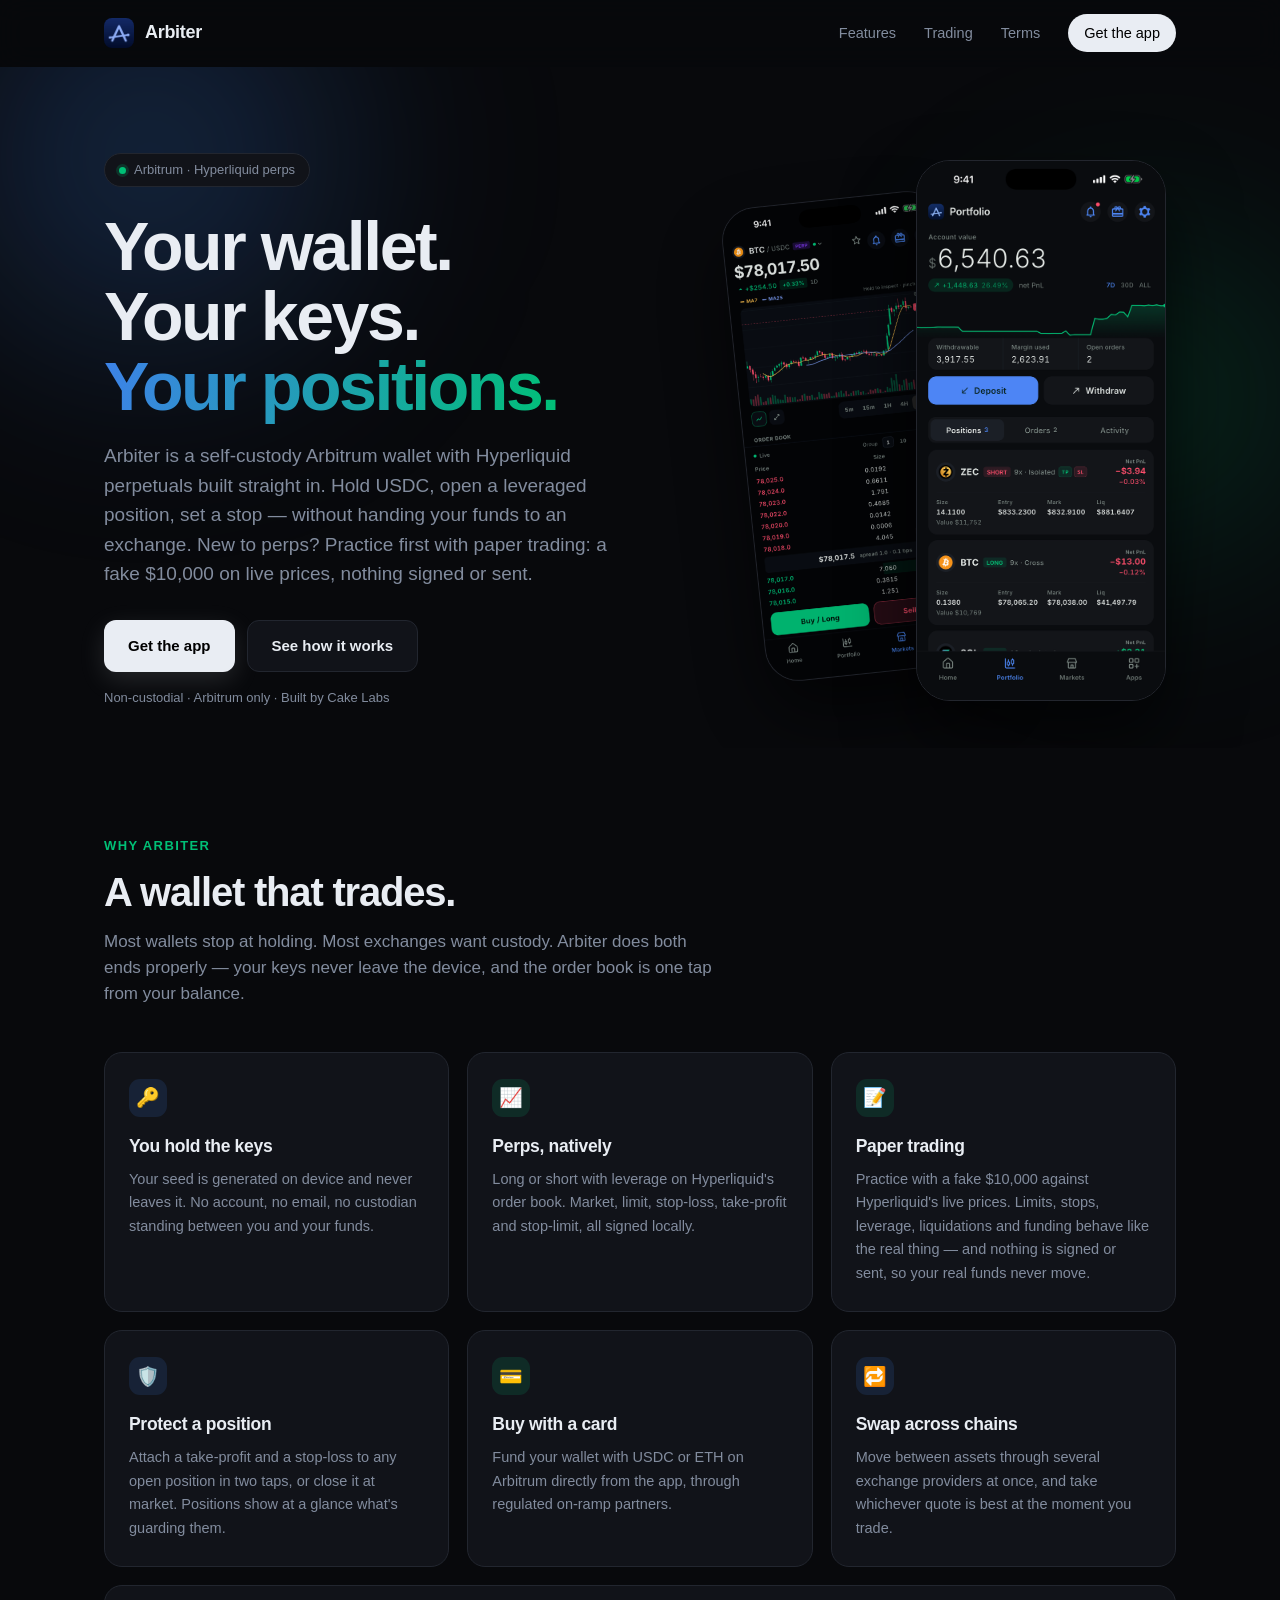
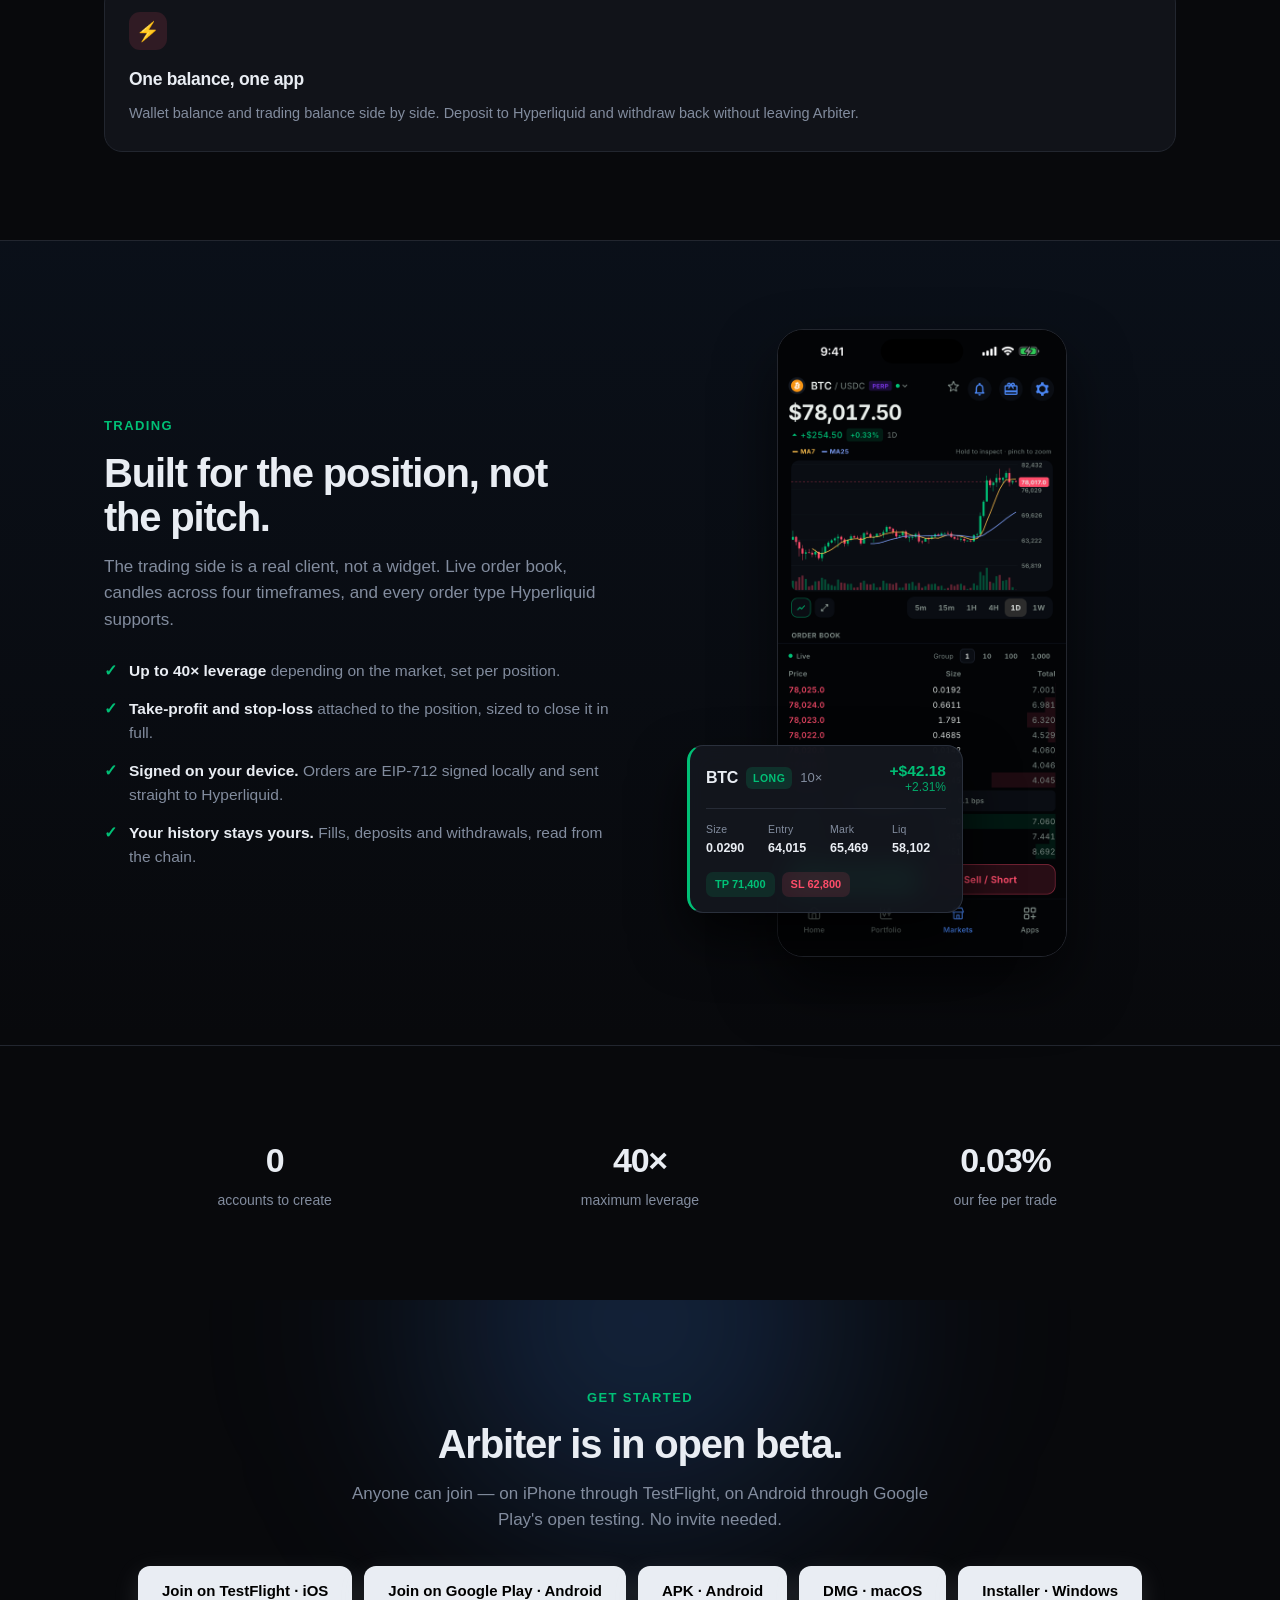
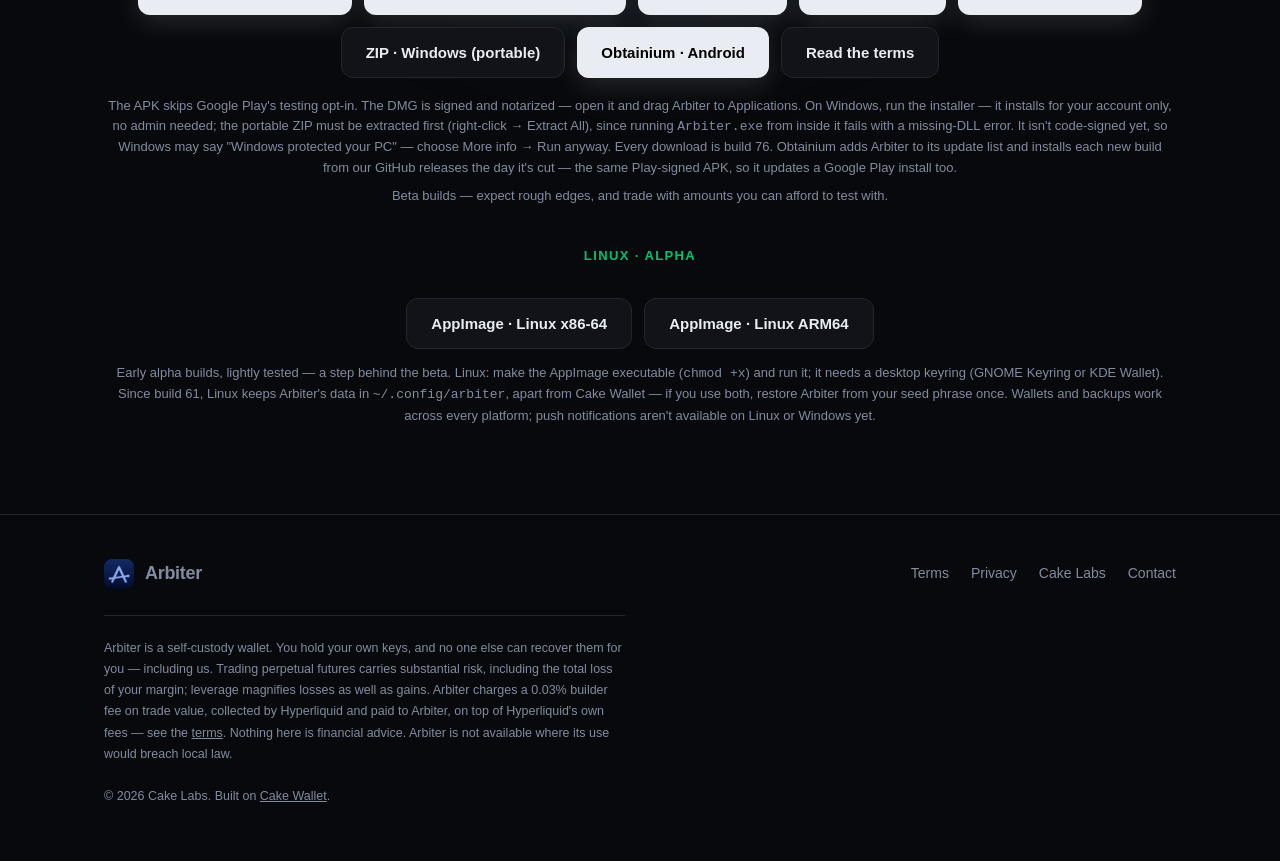
<file: index.html>
<!doctype html>
<html lang="en">
<head>
<meta charset="utf-8">
<meta name="viewport" content="width=device-width, initial-scale=1">
<title>Arbiter — Arbitrum wallet with perps built in</title>
<meta name="description" content="A self-custody Arbitrum wallet with Hyperliquid perpetuals built in. Hold your own keys, trade with leverage, practice with paper trading on live prices, buy with a card — one app.">
<link rel="icon" href="assets/favicon.png">
<meta property="og:title" content="Arbiter — Arbitrum wallet with perps built in">
<meta property="og:description" content="A self-custody Arbitrum wallet with Hyperliquid perpetuals built in. Your keys, your positions — and paper trading to practice on live prices.">
<meta property="og:image" content="https://arbiter.xyz/assets/og.png">
<meta property="og:url" content="https://arbiter.xyz/">
<meta property="og:type" content="website">
<meta name="twitter:card" content="summary_large_image">
<meta name="theme-color" content="#08090C">
<style>
  :root{
    --bg:#08090C; --surface:#111319; --surface-2:#171A22; --line:#22262F;
    --text:#E9EDF3; --muted:#828C9E;
    --blue:#3D82E8; --blue-deep:#1D4C8C; --navy:#06203F;
    --green:#00C076; --red:#FF4D6A;
    --max:1120px;
  }
  *{margin:0;padding:0;box-sizing:border-box}
  html{scroll-behavior:smooth}
  body{
    background:var(--bg); color:var(--text); -webkit-font-smoothing:antialiased;
    font-family:-apple-system,BlinkMacSystemFont,"SF Pro Display","Segoe UI",Inter,Roboto,sans-serif;
    line-height:1.55; overflow-x:hidden;
  }
  a{color:inherit;text-decoration:none}
  .wrap{max-width:var(--max);margin:0 auto;padding:0 24px}

  /* ── nav ─────────────────────────────────────────────────────────── */
  nav{position:sticky;top:0;z-index:50;backdrop-filter:blur(14px);
      background:rgba(8,9,12,.72);border-bottom:1px solid transparent;transition:border-color .2s}
  nav.scrolled{border-bottom-color:var(--line)}
  .nav-in{display:flex;align-items:center;gap:12px;height:66px}
  .brand{display:flex;align-items:center;gap:11px;font-weight:700;letter-spacing:-.3px;font-size:18px}
  .brand img{width:30px;height:30px;border-radius:8px}
  .nav-links{margin-left:auto;display:flex;gap:28px;align-items:center}
  .nav-links a{color:var(--muted);font-size:14.5px;font-weight:500;transition:color .15s}
  .nav-links a:hover{color:var(--text)}
  @media(max-width:640px){.nav-links a:not(.btn-sm){display:none}}
  .btn-sm{background:var(--text);color:#000!important;padding:8px 16px;border-radius:999px;
          font-weight:600;font-size:14px}

  /* ── hero ────────────────────────────────────────────────────────── */
  .hero{position:relative;padding:86px 0 40px;overflow:hidden}
  .glow{position:absolute;inset:0;pointer-events:none;z-index:0}
  .glow::before,.glow::after{content:"";position:absolute;border-radius:50%;filter:blur(90px)}
  .glow::before{width:620px;height:620px;left:-160px;top:-220px;
                background:radial-gradient(circle,rgba(61,130,232,.30),transparent 65%)}
  .glow::after{width:540px;height:540px;right:-140px;top:60px;
               background:radial-gradient(circle,rgba(0,192,118,.20),transparent 65%)}
  .hero-in{position:relative;z-index:1;display:grid;grid-template-columns:1.05fr .95fr;
           gap:52px;align-items:center}
  @media(max-width:900px){.hero-in{grid-template-columns:1fr;gap:44px}}

  .pill{display:inline-flex;align-items:center;gap:8px;border:1px solid var(--line);
        background:var(--surface);border-radius:999px;padding:6px 14px;font-size:13px;
        color:var(--muted);margin-bottom:24px}
  .dot{width:7px;height:7px;border-radius:50%;background:var(--green);
       box-shadow:0 0 0 3px rgba(0,192,118,.18)}
  h1{font-size:clamp(42px,6vw,68px);line-height:1.03;letter-spacing:-2.4px;font-weight:800}
  h1 .grad{background:linear-gradient(100deg,var(--blue),var(--green));
           -webkit-background-clip:text;background-clip:text;color:transparent}
  .sub{color:var(--muted);font-size:clamp(16px,2vw,19px);margin-top:20px;max-width:30em}
  .cta{display:flex;gap:12px;margin-top:32px;flex-wrap:wrap}
  .btn{padding:13px 24px;border-radius:12px;font-weight:650;font-size:15px;
       transition:transform .15s,box-shadow .15s,background .15s;display:inline-flex;
       align-items:center;gap:9px}
  .btn:hover{transform:translateY(-1px)}
  .btn-p{background:var(--text);color:#000;box-shadow:0 8px 26px rgba(233,237,243,.13)}
  .btn-s{background:var(--surface);color:var(--text);border:1px solid var(--line)}
  .btn-s:hover{background:var(--surface-2)}
  .note{color:var(--muted);font-size:13px;margin-top:16px}

  /* ── phones ──────────────────────────────────────────────────────── */
  .phones{position:relative;height:540px}
  @media(max-width:900px){.phones{height:470px}}
  .phone{position:absolute;border-radius:34px;overflow:hidden;background:#000;
         border:1px solid #23262E;
         box-shadow:0 34px 70px rgba(0,0,0,.66),0 0 0 1px rgba(255,255,255,.05) inset}
  .phone img{display:block;width:100%;height:auto}
  .p-back{width:220px;right:44%;top:38px;transform:rotate(-6deg);opacity:.92}
  .p-front{width:250px;right:2%;top:0}
  @media(max-width:900px){.p-back{right:52%;width:200px}.p-front{right:8%;width:228px}}
  @media(max-width:460px){.p-back{display:none}.p-front{right:50%;transform:translateX(50%)}}

  /* ── sections ────────────────────────────────────────────────────── */
  section{padding:88px 0;scroll-margin-top:66px}
  @media(max-width:640px){section{padding:64px 0}}
  .eyebrow{color:var(--green);font-size:13px;font-weight:700;letter-spacing:1.4px;
           text-transform:uppercase;margin-bottom:14px}
  h2{font-size:clamp(28px,4vw,40px);letter-spacing:-1.2px;line-height:1.12;font-weight:750}
  .lede{color:var(--muted);margin-top:14px;max-width:36em;font-size:17px}

  .grid{display:grid;grid-template-columns:repeat(3,1fr);gap:18px;margin-top:44px}
  @media(max-width:860px){.grid{grid-template-columns:1fr 1fr}}
  @media(max-width:560px){.grid{grid-template-columns:1fr}}
  .card{background:var(--surface);border:1px solid var(--line);border-radius:18px;
        padding:26px 24px;transition:border-color .2s,transform .2s,background .2s}
  .card:hover{border-color:#2E3543;transform:translateY(-2px);background:var(--surface-2)}
  .ic{width:38px;height:38px;border-radius:11px;display:flex;align-items:center;
      justify-content:center;margin-bottom:16px;font-size:19px}
  .ic-b{background:rgba(61,130,232,.14)} .ic-g{background:rgba(0,192,118,.14)}
  .ic-r{background:rgba(255,77,106,.13)}
  .card h3{font-size:17.5px;font-weight:680;letter-spacing:-.3px;margin-bottom:8px}
  .card p{color:var(--muted);font-size:14.5px;line-height:1.62}

  /* ── split ───────────────────────────────────────────────────────── */
  .split{display:grid;grid-template-columns:1fr 1fr;gap:56px;align-items:center}
  @media(max-width:860px){.split{grid-template-columns:1fr;gap:40px}}
  .shot-col{position:relative;justify-self:center}
  .shot{border-radius:26px;overflow:hidden;border:1px solid #23262E;background:#000;
        box-shadow:0 30px 60px rgba(0,0,0,.6);width:290px;max-width:100%}
  .shot img{display:block;width:100%;height:auto}

  /* floating position card, recreated from the app */
  .pos{position:absolute;left:-90px;bottom:44px;width:276px;z-index:2;
       background:rgba(20,23,30,.94);backdrop-filter:blur(12px);
       border:1px solid #2A303C;border-left:3px solid var(--green);
       border-radius:16px;padding:15px 16px;
       box-shadow:0 26px 54px rgba(0,0,0,.72)}
  @media(max-width:1040px){.pos{left:-56px}}
  @media(max-width:520px){.pos{position:static;width:290px;max-width:100%;margin:18px auto 0}}
  .pos-top{display:flex;align-items:center;gap:8px}
  .pos-sym{font-weight:750;font-size:16px;letter-spacing:-.3px}
  .tag{font-size:10.5px;font-weight:700;letter-spacing:.5px;padding:2.5px 7px;border-radius:6px;
       background:rgba(0,192,118,.16);color:var(--green)}
  .lev{color:var(--muted);font-size:13px}
  .pos-pnl{margin-left:auto;text-align:right;line-height:1.25}
  .pos-pnl .a{color:var(--green);font-weight:730;font-size:15.5px}
  .pos-pnl .b{color:var(--green);font-size:12px;opacity:.85}
  .pos-row{display:grid;grid-template-columns:repeat(4,1fr);gap:8px;margin-top:13px;
           padding-top:12px;border-top:1px solid #262B36}
  .pos-row .k{color:var(--muted);font-size:10.5px;letter-spacing:.2px}
  .pos-row .v{font-size:12.5px;font-weight:600;margin-top:2px;
              font-variant-numeric:tabular-nums}
  .guards{display:flex;gap:7px;margin-top:13px}
  .guard{font-size:11px;font-weight:640;padding:4px 9px;border-radius:7px;
         font-variant-numeric:tabular-nums}
  .guard.tp{background:rgba(0,192,118,.13);color:var(--green)}
  .guard.sl{background:rgba(255,77,106,.13);color:var(--red)}
  ul.checks{list-style:none;margin-top:26px;display:grid;gap:14px}
  ul.checks li{display:flex;gap:12px;align-items:flex-start;color:var(--muted);font-size:15.5px}
  ul.checks b{color:var(--text);font-weight:620}
  .tick{color:var(--green);flex:none;font-weight:800}

  /* ── strip ───────────────────────────────────────────────────────── */
  .strip{border-block:1px solid var(--line);background:
    linear-gradient(180deg,rgba(29,76,140,.10),transparent)}
  .stats{display:grid;grid-template-columns:repeat(3,1fr);gap:24px;text-align:center}
  @media(max-width:640px){.stats{grid-template-columns:1fr;gap:30px}}
  .stat .n{font-size:34px;font-weight:780;letter-spacing:-1.2px}
  .stat .l{color:var(--muted);font-size:14px;margin-top:4px}

  /* ── download ────────────────────────────────────────────────────── */
  .dl{text-align:center;position:relative;overflow:hidden}
  .dl .glow::before{left:50%;transform:translateX(-50%);top:-260px;width:760px;height:560px}
  .dl .glow::after{display:none}
  .dl-in{position:relative;z-index:1}
  .dl .cta{justify-content:center}

  /* ── footer ──────────────────────────────────────────────────────── */
  footer{border-top:1px solid var(--line);padding:44px 0 56px;color:var(--muted);font-size:14px}
  .f-in{display:flex;gap:20px;flex-wrap:wrap;align-items:center}
  .f-links{margin-left:auto;display:flex;gap:22px;flex-wrap:wrap}
  .f-links a:hover{color:var(--text)}
  .disclaimer{margin-top:26px;padding-top:22px;border-top:1px solid var(--line);
              font-size:12.5px;line-height:1.7;max-width:75ch}

/* a lone last card (7, 10, … cards in three columns) spans the row */
@media (min-width: 900px){.grid > .card:last-child:nth-child(3n+1){grid-column:1 / -1}}
</style>
</head>
<body>

<nav id="nav"><div class="wrap nav-in">
  <a class="brand" href="/"><img src="assets/logo.png" alt="">Arbiter</a>
  <div class="nav-links">
    <a href="#features">Features</a>
    <a href="#trading">Trading</a>
    <a href="terms.html">Terms</a>
    <a class="btn-sm" href="#download">Get the app</a>
  </div>
</div></nav>

<header class="hero"><div class="glow"></div><div class="wrap hero-in">
  <div>
    <span class="pill"><span class="dot"></span> Arbitrum · Hyperliquid perps</span>
    <h1>Your wallet.<br>Your keys.<br><span class="grad">Your positions.</span></h1>
    <p class="sub">
      Arbiter is a self-custody Arbitrum wallet with Hyperliquid perpetuals built
      straight in. Hold USDC, open a leveraged position, set a stop — without
      handing your funds to an exchange. New to perps? Practice first with paper
      trading: a fake $10,000 on live prices, nothing signed or sent.
    </p>
    <div class="cta">
      <a class="btn btn-p" href="#download">Get the app</a>
      <a class="btn btn-s" href="#trading">See how it works</a>
    </div>
    <p class="note">Non-custodial · Arbitrum only · Built by Cake Labs</p>
  </div>
  <div class="phones">
    <div class="phone p-back"><img src="assets/shot-trade.png" alt="Arbiter trading screen showing a BTC perpetual chart and order entry"></div>
    <div class="phone p-front"><img src="assets/shot-wallet.png" alt="Arbiter portfolio showing account value, P&L curve and open positions"></div>
  </div>
</div></header>

<section id="features"><div class="wrap">
  <p class="eyebrow">Why Arbiter</p>
  <h2>A wallet that trades.</h2>
  <p class="lede">
    Most wallets stop at holding. Most exchanges want custody. Arbiter does both
    ends properly — your keys never leave the device, and the order book is one
    tap from your balance.
  </p>

  <div class="grid">
    <div class="card">
      <div class="ic ic-b">🔑</div>
      <h3>You hold the keys</h3>
      <p>Your seed is generated on device and never leaves it. No account, no
         email, no custodian standing between you and your funds.</p>
    </div>
    <div class="card">
      <div class="ic ic-g">📈</div>
      <h3>Perps, natively</h3>
      <p>Long or short with leverage on Hyperliquid's order book. Market, limit,
         stop-loss, take-profit and stop-limit, all signed locally.</p>
    </div>
    <div class="card">
      <div class="ic ic-g">📝</div>
      <h3>Paper trading</h3>
      <p>Practice with a fake $10,000 against Hyperliquid's live prices. Limits,
         stops, leverage, liquidations and funding behave like the real thing —
         and nothing is signed or sent, so your real funds never move.</p>
    </div>
    <div class="card">
      <div class="ic ic-b">🛡️</div>
      <h3>Protect a position</h3>
      <p>Attach a take-profit and a stop-loss to any open position in two taps,
         or close it at market. Positions show at a glance what's guarding them.</p>
    </div>
    <div class="card">
      <div class="ic ic-g">💳</div>
      <h3>Buy with a card</h3>
      <p>Fund your wallet with USDC or ETH on Arbitrum directly from the app,
         through regulated on-ramp partners.</p>
    </div>
    <div class="card">
      <div class="ic ic-b">🔁</div>
      <h3>Swap across chains</h3>
      <p>Move between assets through several exchange providers at once, and
         take whichever quote is best at the moment you trade.</p>
    </div>
    <div class="card">
      <div class="ic ic-r">⚡</div>
      <h3>One balance, one app</h3>
      <p>Wallet balance and trading balance side by side. Deposit to Hyperliquid
         and withdraw back without leaving Arbiter.</p>
    </div>
  </div>
</div></section>

<section id="trading" class="strip"><div class="wrap split">
  <div>
    <p class="eyebrow">Trading</p>
    <h2>Built for the position, not the pitch.</h2>
    <p class="lede">
      The trading side is a real client, not a widget. Live order book, candles
      across four timeframes, and every order type Hyperliquid supports.
    </p>
    <ul class="checks">
      <li><span class="tick">✓</span><span><b>Up to 40× leverage</b> depending on the market, set per position.</span></li>
      <li><span class="tick">✓</span><span><b>Take-profit and stop-loss</b> attached to the position, sized to close it in full.</span></li>
      <li><span class="tick">✓</span><span><b>Signed on your device.</b> Orders are EIP-712 signed locally and sent straight to Hyperliquid.</span></li>
      <li><span class="tick">✓</span><span><b>Your history stays yours.</b> Fills, deposits and withdrawals, read from the chain.</span></li>
    </ul>
  </div>
  <div class="shot-col">
    <div class="shot"><img src="assets/shot-trade.png" alt="Arbiter trade screen with candlestick chart, order types and leverage control"></div>
    <div class="pos" aria-hidden="true">
      <div class="pos-top">
        <span class="pos-sym">BTC</span><span class="tag">LONG</span><span class="lev">10×</span>
        <span class="pos-pnl"><div class="a">+$42.18</div><div class="b">+2.31%</div></span>
      </div>
      <div class="pos-row">
        <div><div class="k">Size</div><div class="v">0.0290</div></div>
        <div><div class="k">Entry</div><div class="v">64,015</div></div>
        <div><div class="k">Mark</div><div class="v">65,469</div></div>
        <div><div class="k">Liq</div><div class="v">58,102</div></div>
      </div>
      <div class="guards">
        <span class="guard tp">TP 71,400</span>
        <span class="guard sl">SL 62,800</span>
      </div>
    </div>
  </div>
</div></section>

<section><div class="wrap stats">
  <div class="stat"><div class="n">0</div><div class="l">accounts to create</div></div>
  <div class="stat"><div class="n">40×</div><div class="l">maximum leverage</div></div>
  <div class="stat"><div class="n">0.03%</div><div class="l">our fee per trade</div></div>
</div></section>

<section id="download" class="dl"><div class="glow"></div><div class="wrap dl-in">
  <p class="eyebrow">Get started</p>
  <h2>Arbiter is in open beta.</h2>
  <p class="lede" style="margin-inline:auto">
    Anyone can join — on iPhone through TestFlight, on Android through
    Google Play's open testing. No invite needed.
  </p>
  <div class="cta">
    <a class="btn btn-p" href="https://testflight.apple.com/join/DfR1PW24" rel="noopener">
      Join on TestFlight&nbsp;· iOS</a>
    <a class="btn btn-p" href="https://play.google.com/apps/testing/com.cakewallet.arbiter" rel="noopener">
      Join on Google Play&nbsp;· Android</a>
    <a class="btn btn-p" href="https://github.com/macsrock/arbiter-site/releases/download/android-build-76/Arbiter-76.apk">
      APK&nbsp;· Android</a>
    <a class="btn btn-p" href="https://github.com/macsrock/arbiter-site/releases/download/macos-build-76/Arbiter-76.dmg">
      DMG&nbsp;· macOS</a>
    <a class="btn btn-p" href="https://github.com/macsrock/arbiter-site/releases/download/windows-build-76/Arbiter-76-windows-x64-setup.exe">
      Installer&nbsp;· Windows</a>
    <a class="btn btn-s" href="https://github.com/macsrock/arbiter-site/releases/download/windows-build-76/Arbiter-76-windows-x64.zip">
      ZIP&nbsp;· Windows (portable)</a>
    <a class="btn btn-p" href="https://apps.obtainium.imranr.dev/redirect?r=obtainium%3A%2F%2Fapp%2F%257B%2522id%2522%253A%2522com.cakewallet.arbiter%2522%252C%2522url%2522%253A%2522https%253A%252F%252Fgithub.com%252Fmacsrock%252Farbiter-site%2522%252C%2522author%2522%253A%2522macsrock%2522%252C%2522name%2522%253A%2522Arbiter%2522%252C%2522additionalSettings%2522%253A%2522%257B%255C%2522filterReleaseTitlesByRegEx%255C%2522%253A%255C%2522android-build-.%252A%255C%2522%252C%255C%2522apkFilterRegEx%255C%2522%253A%255C%2522%255C%255C%255C%255C.apk%2524%255C%2522%257D%2522%257D" rel="noopener">
      Obtainium&nbsp;· Android</a>
    <a class="btn btn-s" href="terms.html">Read the terms</a>
  </div>
  <p class="note" style="margin-top:18px">The APK skips Google Play's testing opt-in.
    The DMG is signed and notarized — open it and drag Arbiter to Applications.
    On Windows, run the installer — it installs for your account only, no admin needed; the portable ZIP must be extracted first (right-click → Extract All), since running <code>Arbiter.exe</code> from inside it fails with a missing-DLL error. It isn't code-signed yet, so Windows may say "Windows protected your PC" — choose More info → Run anyway.
    Every download is build 76. Obtainium adds Arbiter to its update list and installs each new build from our GitHub releases the day it's cut — the same Play-signed APK, so it updates a Google Play install too.</p>
  <p class="note" style="margin-top:8px">Beta builds — expect rough edges, and trade with amounts you can afford to test with.</p>

  <p class="eyebrow" style="margin-top:40px">Linux · Alpha</p>
  <div class="cta">
    <a class="btn btn-s" href="https://github.com/macsrock/arbiter-site/releases/download/desktop-alpha-76/Arbiter-76-x86_64.AppImage">
      AppImage&nbsp;· Linux x86-64</a>
    <a class="btn btn-s" href="https://github.com/macsrock/arbiter-site/releases/download/desktop-alpha-76/Arbiter-76-aarch64.AppImage">
      AppImage&nbsp;· Linux ARM64</a>
  </div>
  <p class="note" style="margin-top:14px">Early alpha builds, lightly tested — a step behind the beta. Linux: make the AppImage executable (<code>chmod +x</code>) and run it; it needs a desktop keyring (GNOME Keyring or KDE Wallet).
    Since build 61, Linux keeps Arbiter's data in <code>~/.config/arbiter</code>, apart from Cake Wallet — if you use both, restore Arbiter from your seed phrase once.
    Wallets and backups work across every platform; push notifications aren't available on Linux or Windows yet.</p>
</div></section>

<footer><div class="wrap">
  <div class="f-in">
    <a class="brand" href="/"><img src="assets/logo.png" alt="">Arbiter</a>
    <div class="f-links">
      <a href="terms.html">Terms</a>
      <a href="privacy.html">Privacy</a>
      <a href="https://cakewallet.com" rel="noopener">Cake Labs</a>
      <a href="mailto:info@cakewallet.com">Contact</a>
    </div>
  </div>
  <p class="disclaimer">
    Arbiter is a self-custody wallet. You hold your own keys, and no one else can
    recover them for you — including us. Trading perpetual futures carries
    substantial risk, including the total loss of your margin; leverage magnifies
    losses as well as gains. Arbiter charges a 0.03% builder fee on trade value,
    collected by Hyperliquid and paid to Arbiter, on top of Hyperliquid's own
    fees — see the <a href="terms.html" style="color:var(--muted);text-decoration:underline">terms</a>.
    Nothing here is financial advice. Arbiter is not available where its use
    would breach local law.
    <br><br>© 2026 Cake Labs. Built on <a href="https://github.com/cake-tech/cake_wallet" rel="noopener" style="color:var(--muted);text-decoration:underline">Cake Wallet</a>.
  </p>
</div></footer>

<script>
  const nav = document.getElementById('nav');
  const onScroll = () => nav.classList.toggle('scrolled', window.scrollY > 8);
  onScroll(); addEventListener('scroll', onScroll, {passive:true});
</script>
</body>
</html>
</file>
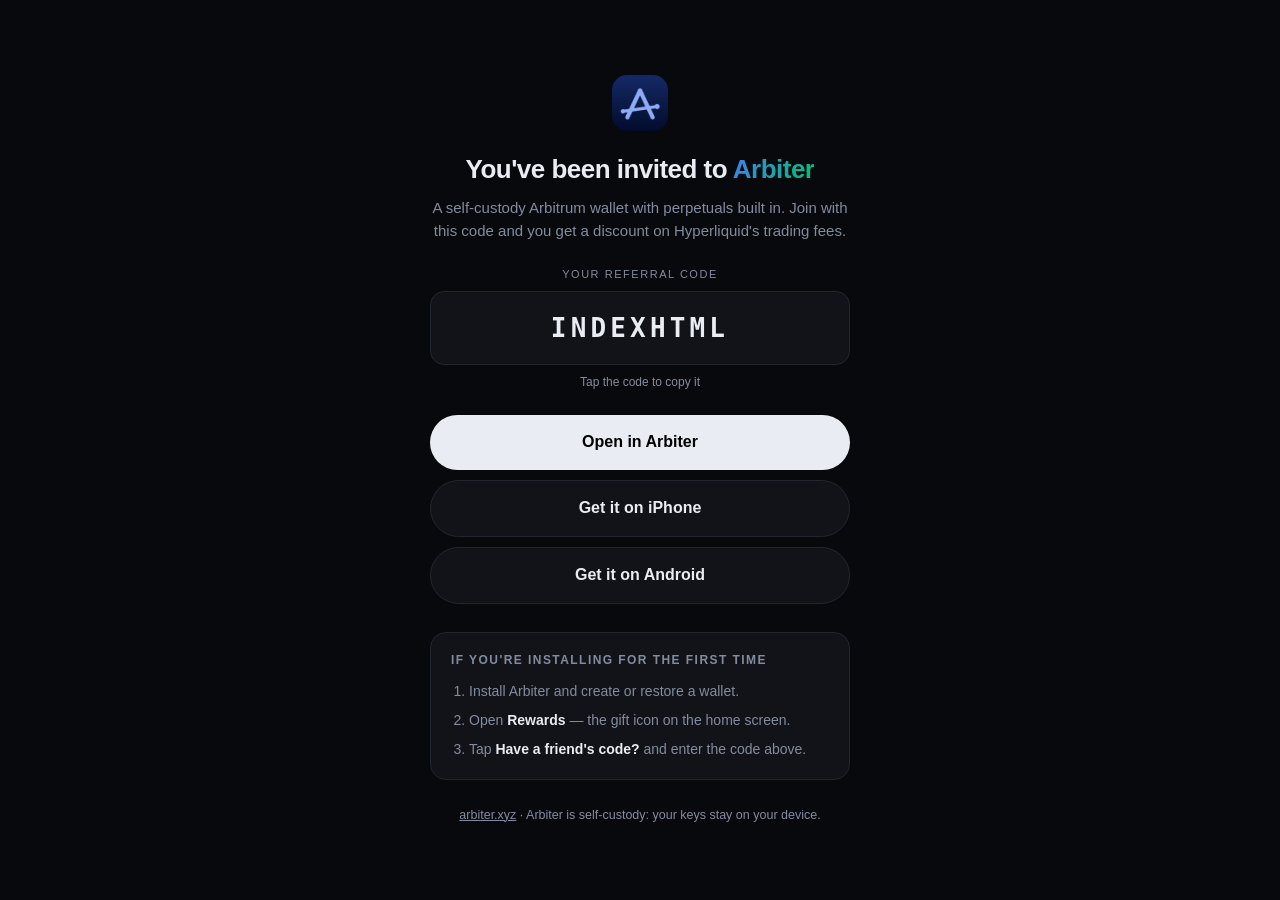
<file: r/index.html>
<!doctype html>
<html lang="en">
<head>
<meta charset="utf-8">
<meta name="viewport" content="width=device-width, initial-scale=1">
<title>You've been invited to Arbiter</title>
<meta name="description" content="Join Arbiter with a friend's referral code and get a discount on Hyperliquid trading fees.">
<meta name="theme-color" content="#08090C">
<meta property="og:title" content="You've been invited to Arbiter">
<meta property="og:description" content="A self-custody Arbitrum wallet with Hyperliquid perpetuals built in. Join with a code for a fee discount.">
<meta property="og:type" content="website">
<link rel="icon" href="/assets/favicon.png">
<meta property="og:image" content="https://arbiter.xyz/assets/og.png">
<style>
  :root{
    --bg:#08090C; --surface:#111319; --surface-2:#171A22; --line:#22262F;
    --text:#E9EDF3; --muted:#828C9E;
    --blue:#3D82E8; --green:#00C076;
  }
  *{margin:0;padding:0;box-sizing:border-box}
  body{
    background:var(--bg); color:var(--text); -webkit-font-smoothing:antialiased;
    font-family:-apple-system,BlinkMacSystemFont,"SF Pro Display","Segoe UI",Inter,Roboto,sans-serif;
    line-height:1.55; min-height:100vh; display:flex; align-items:center;
    justify-content:center; padding:28px 20px;
  }
  .card{width:100%; max-width:420px; text-align:center}
  .logo{width:56px;height:56px;border-radius:15px;margin:0 auto 22px;display:block}
  h1{font-size:26px;line-height:1.25;letter-spacing:-.02em;margin-bottom:10px}
  h1 .grad{background:linear-gradient(100deg,var(--blue),var(--green));
           -webkit-background-clip:text;background-clip:text;color:transparent}
  p{color:var(--muted);font-size:15px}
  .code-wrap{margin:24px 0 8px}
  .code-label{font-size:11px;letter-spacing:.14em;text-transform:uppercase;color:var(--muted);margin-bottom:8px}
  .code{
    background:var(--surface);border:1px solid var(--line);border-radius:14px;
    padding:16px;font-size:26px;font-weight:700;letter-spacing:.16em;
    font-family:ui-monospace,SFMono-Regular,Menlo,monospace;
    display:flex;align-items:center;justify-content:center;gap:12px;cursor:pointer;
  }
  .code:active{background:var(--surface-2)}
  .copy-hint{font-size:12px;color:var(--muted);margin-top:8px;height:16px}
  .btns{display:flex;flex-direction:column;gap:10px;margin-top:26px}
  .btn{display:block;padding:15px 20px;border-radius:999px;font-size:16px;
       font-weight:600;text-decoration:none;transition:opacity .15s}
  .btn:active{opacity:.85}
  .btn-p{background:var(--text);color:#000}
  .btn-s{background:var(--surface);color:var(--text);border:1px solid var(--line)}
  .steps{
    margin-top:28px;text-align:left;background:var(--surface);border:1px solid var(--line);
    border-radius:16px;padding:18px 20px;
  }
  .steps h2{font-size:12px;letter-spacing:.12em;text-transform:uppercase;color:var(--muted);
            font-weight:600;margin-bottom:12px}
  .steps ol{margin:0;padding-left:18px;color:var(--muted);font-size:14px}
  .steps li{margin-bottom:7px}
  .steps li:last-child{margin-bottom:0}
  .steps b{color:var(--text);font-weight:600}
  .foot{margin-top:26px;font-size:12.5px;color:var(--muted)}
  .foot a{color:var(--muted)}
  .bad{display:none}
  body.no-code .has-code{display:none}
  body.no-code .bad{display:block}
</style>
</head>
<body>
<div class="card">
  <img src="/assets/logo.png" alt="Arbiter" class="logo" onerror="this.style.display='none'">

  <div class="has-code">
    <h1>You've been invited to <span class="grad">Arbiter</span></h1>
    <p>A self-custody Arbitrum wallet with perpetuals built in. Join with this code and you get a discount on Hyperliquid's trading fees.</p>

    <div class="code-wrap">
      <div class="code-label">Your referral code</div>
      <div class="code" id="code" title="Tap to copy">…</div>
      <div class="copy-hint" id="hint">Tap the code to copy it</div>
    </div>

    <div class="btns">
      <a class="btn btn-p" id="open" href="#">Open in Arbiter</a>
      <a class="btn btn-s" href="https://testflight.apple.com/join/DfR1PW24">Get it on iPhone</a>
      <a class="btn btn-s" href="https://play.google.com/apps/testing/com.cakewallet.arbiter">Get it on Android</a>
    </div>

    <div class="steps">
      <h2>If you're installing for the first time</h2>
      <ol>
        <li>Install Arbiter and create or restore a wallet.</li>
        <li>Open <b>Rewards</b> — the gift icon on the home screen.</li>
        <li>Tap <b>Have a friend's code?</b> and enter the code above.</li>
      </ol>
    </div>
  </div>

  <div class="bad">
    <h1>That invite link looks incomplete</h1>
    <p>A referral link ends with a code, like <b>arbiter.xyz/r/YOURCODE</b>. Ask your friend to send theirs again — or head to the site and get the app anyway.</p>
    <div class="btns">
      <a class="btn btn-p" href="https://arbiter.xyz">Go to arbiter.xyz</a>
    </div>
  </div>

  <div class="foot"><a href="https://arbiter.xyz">arbiter.xyz</a> · Arbiter is self-custody: your keys stay on your device.</div>
</div>

<script>
  // The code can arrive two ways. Pretty paths (/r/CODE) are served by
  // 404.html on static hosting, which forwards here with ?c=; the query
  // form works directly. Both end up in the same place.
  function readCode() {
    const q = new URLSearchParams(location.search).get('c');
    if (q) return q;
    const parts = location.pathname.split('/').filter(Boolean);
    const i = parts.indexOf('r');
    return (i >= 0 && parts[i + 1]) ? parts[i + 1] : null;
  }

  const raw = readCode();
  const code = raw ? raw.toUpperCase().replace(/[^A-Z0-9]/g, '').slice(0, 12) : '';

  if (!code || code.length < 3) {
    document.body.classList.add('no-code');
  } else {
    document.getElementById('code').textContent = code;
    // The app registers the arbiter:// scheme on both platforms, so this
    // opens it directly when installed. Nothing happens when it isn't —
    // hence the store buttons and the manual-entry steps below.
    document.getElementById('open').href = 'arbiter://r/' + code;

    document.getElementById('code').addEventListener('click', async () => {
      const hint = document.getElementById('hint');
      try {
        await navigator.clipboard.writeText(code);
        hint.textContent = 'Copied';
      } catch (e) {
        hint.textContent = 'Select and copy the code above';
      }
      setTimeout(() => { hint.textContent = 'Tap the code to copy it'; }, 2200);
    });
  }
</script>
</body>
</html>
</file>
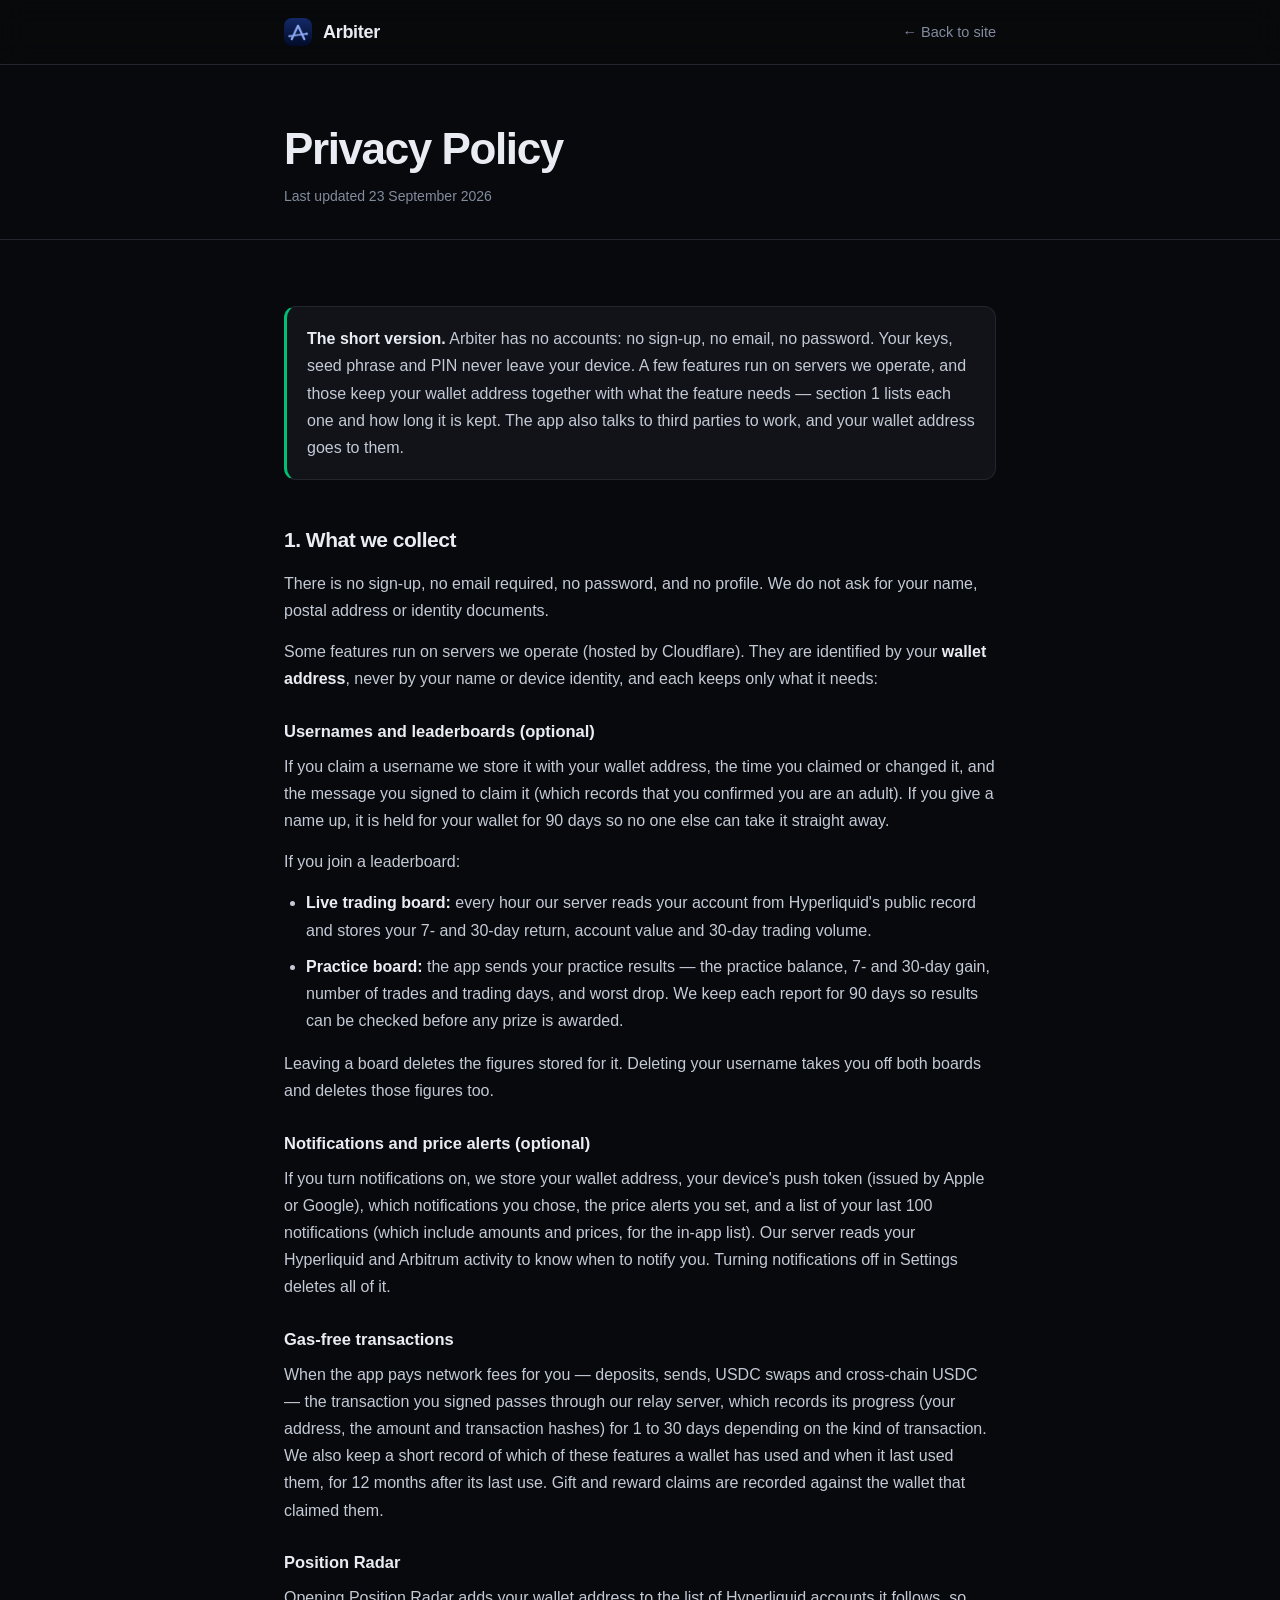
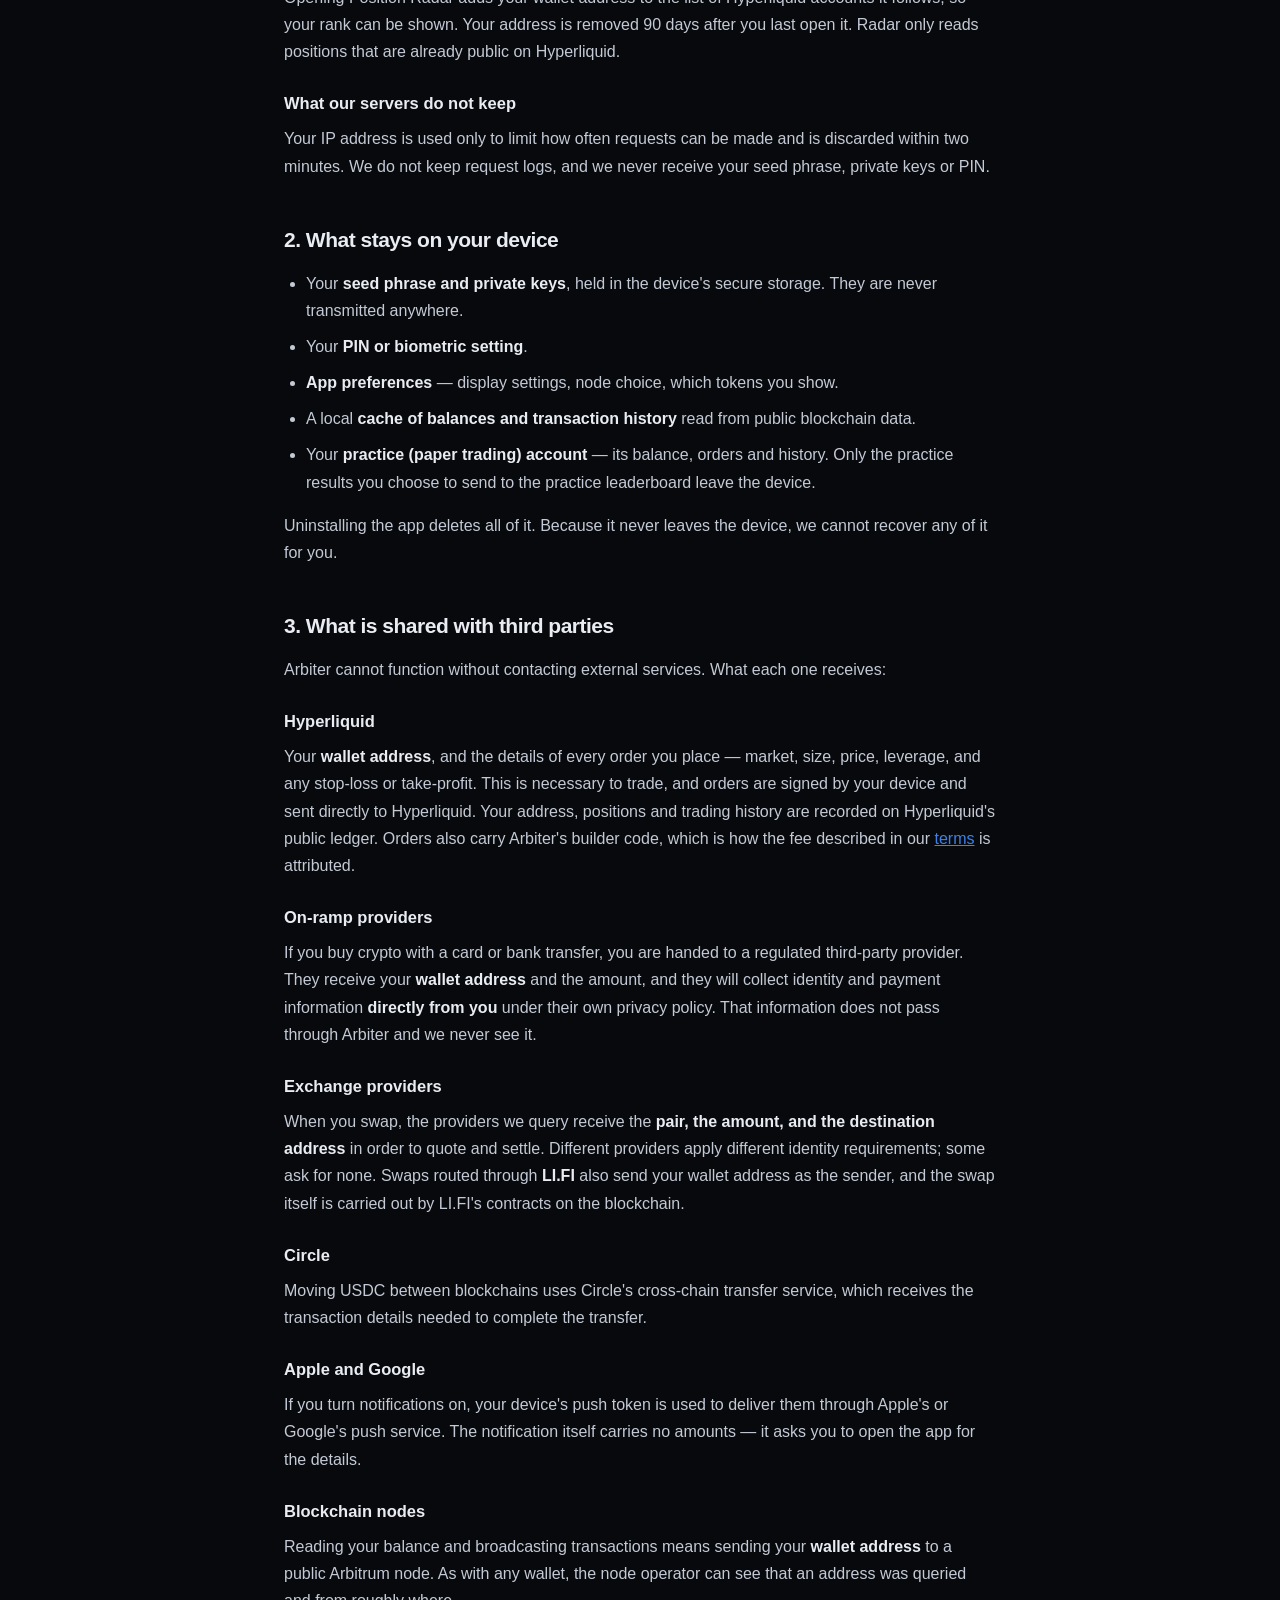
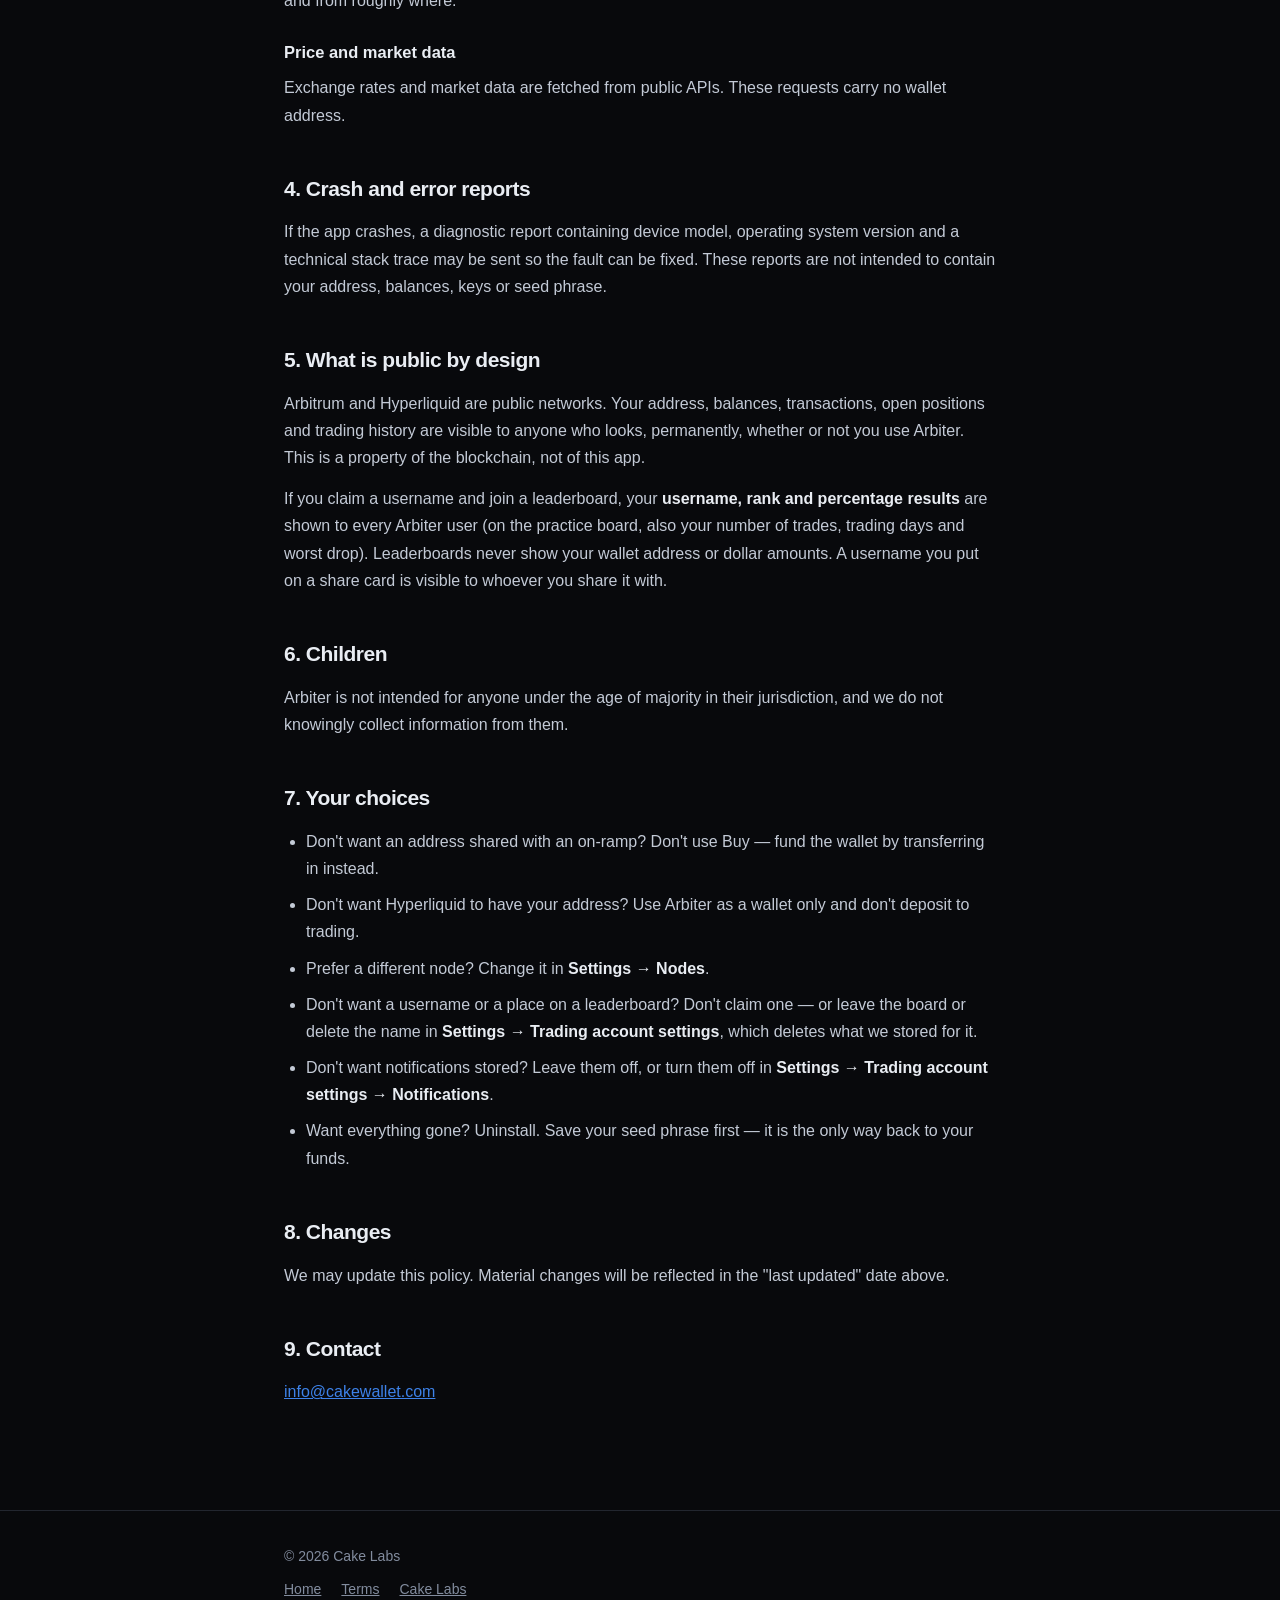
<file: privacy.html>
<!doctype html>
<html lang="en">
<head>
<meta charset="utf-8">
<meta name="viewport" content="width=device-width, initial-scale=1">
<title>Privacy Policy — Arbiter</title>
<meta name="description" content="What Arbiter collects, what stays on your device, and what is shared with Hyperliquid and on-ramp partners.">
<link rel="icon" href="assets/favicon.png">
<link rel="stylesheet" href="assets/legal.css">
</head>
<body>

<nav><div class="wrap nav-in">
  <a class="brand" href="/"><img src="assets/logo.png" alt="">Arbiter</a>
  <a class="back" href="/">← Back to site</a>
</div></nav>

<header class="page"><div class="wrap">
  <h1>Privacy Policy</h1>
  <p class="upd">Last updated 23 September 2026</p>
</div></header>

<main><div class="wrap">

<div class="callout">
  <p><strong>The short version.</strong> Arbiter has no accounts: no sign-up, no
  email, no password. Your keys, seed phrase and PIN never leave your device. A
  few features run on servers we operate, and those keep your wallet address
  together with what the feature needs — section 1 lists each one and how long
  it is kept. The app also talks to third parties to work, and your wallet
  address goes to them.</p>
</div>

<h2>1. What we collect</h2>
<p>There is no sign-up, no email required, no password, and no profile. We do not
ask for your name, postal address or identity documents.</p>
<p>Some features run on servers we operate (hosted by Cloudflare). They are
identified by your <strong>wallet address</strong>, never by your name or
device identity, and each keeps only what it needs:</p>

<h3>Usernames and leaderboards (optional)</h3>
<p>If you claim a username we store it with your wallet address, the time you
claimed or changed it, and the message you signed to claim it (which records
that you confirmed you are an adult). If you give a name up, it is held for your
wallet for 90 days so no one else can take it straight away.</p>
<p>If you join a leaderboard:</p>
<ul>
  <li><strong>Live trading board:</strong> every hour our server reads your
      account from Hyperliquid's public record and stores your 7- and 30-day
      return, account value and 30-day trading volume.</li>
  <li><strong>Practice board:</strong> the app sends your practice results — the
      practice balance, 7- and 30-day gain, number of trades and trading days,
      and worst drop. We keep each report for 90 days so results can be checked
      before any prize is awarded.</li>
</ul>
<p>Leaving a board deletes the figures stored for it. Deleting your username
takes you off both boards and deletes those figures too.</p>

<h3>Notifications and price alerts (optional)</h3>
<p>If you turn notifications on, we store your wallet address, your device's
push token (issued by Apple or Google), which notifications you chose, the price
alerts you set, and a list of your last 100 notifications (which include
amounts and prices, for the in-app list). Our server reads your Hyperliquid and
Arbitrum activity to know when to notify you. Turning notifications off in
Settings deletes all of it.</p>

<h3>Gas-free transactions</h3>
<p>When the app pays network fees for you — deposits, sends, USDC swaps and
cross-chain USDC — the transaction you signed passes through our relay server,
which records its progress (your address, the amount and transaction hashes)
for 1 to 30 days depending on the kind of transaction. We also keep a short
record of which of these features a wallet has used and when it last used them,
for 12 months after its last use. Gift and reward claims are recorded against
the wallet that claimed them.</p>

<h3>Position Radar</h3>
<p>Opening Position Radar adds your wallet address to the list of Hyperliquid
accounts it follows, so your rank can be shown. Your address is removed 90 days
after you last open it. Radar only reads positions that are already public on
Hyperliquid.</p>

<h3>What our servers do not keep</h3>
<p>Your IP address is used only to limit how often requests can be made and is
discarded within two minutes. We do not keep request logs, and we never receive
your seed phrase, private keys or PIN.</p>

<h2>2. What stays on your device</h2>
<ul>
  <li>Your <strong>seed phrase and private keys</strong>, held in the device's
      secure storage. They are never transmitted anywhere.</li>
  <li>Your <strong>PIN or biometric setting</strong>.</li>
  <li><strong>App preferences</strong> — display settings, node choice, which
      tokens you show.</li>
  <li>A local <strong>cache of balances and transaction history</strong> read from
      public blockchain data.</li>
  <li>Your <strong>practice (paper trading) account</strong> — its balance,
      orders and history. Only the practice results you choose to send to the
      practice leaderboard leave the device.</li>
</ul>
<p>Uninstalling the app deletes all of it. Because it never leaves the device, we
cannot recover any of it for you.</p>

<h2>3. What is shared with third parties</h2>
<p>Arbiter cannot function without contacting external services. What each one
receives:</p>

<h3>Hyperliquid</h3>
<p>Your <strong>wallet address</strong>, and the details of every order you place —
market, size, price, leverage, and any stop-loss or take-profit. This is
necessary to trade, and orders are signed by your device and sent directly to
Hyperliquid. Your address, positions and trading history are recorded on
Hyperliquid's public ledger. Orders also carry Arbiter's builder code, which is
how the fee described in our <a href="terms.html">terms</a> is attributed.</p>

<h3>On-ramp providers</h3>
<p>If you buy crypto with a card or bank transfer, you are handed to a regulated
third-party provider. They receive your <strong>wallet address</strong> and the
amount, and they will collect identity and payment information
<strong>directly from you</strong> under their own privacy policy. That
information does not pass through Arbiter and we never see it.</p>

<h3>Exchange providers</h3>
<p>When you swap, the providers we query receive the <strong>pair, the amount, and
the destination address</strong> in order to quote and settle. Different providers
apply different identity requirements; some ask for none. Swaps routed through
<strong>LI.FI</strong> also send your wallet address as the sender, and the swap
itself is carried out by LI.FI's contracts on the blockchain.</p>

<h3>Circle</h3>
<p>Moving USDC between blockchains uses Circle's cross-chain transfer service,
which receives the transaction details needed to complete the transfer.</p>

<h3>Apple and Google</h3>
<p>If you turn notifications on, your device's push token is used to deliver
them through Apple's or Google's push service. The notification itself carries
no amounts — it asks you to open the app for the details.</p>

<h3>Blockchain nodes</h3>
<p>Reading your balance and broadcasting transactions means sending your
<strong>wallet address</strong> to a public Arbitrum node. As with any wallet, the
node operator can see that an address was queried and from roughly where.</p>

<h3>Price and market data</h3>
<p>Exchange rates and market data are fetched from public APIs. These requests
carry no wallet address.</p>

<h2>4. Crash and error reports</h2>
<p>If the app crashes, a diagnostic report containing device model, operating
system version and a technical stack trace may be sent so the fault can be
fixed. These reports are not intended to contain your address, balances, keys or
seed phrase.</p>

<h2>5. What is public by design</h2>
<p>Arbitrum and Hyperliquid are public networks. Your address, balances,
transactions, open positions and trading history are visible to anyone who looks,
permanently, whether or not you use Arbiter. This is a property of the
blockchain, not of this app.</p>
<p>If you claim a username and join a leaderboard, your <strong>username, rank
and percentage results</strong> are shown to every Arbiter user (on the practice
board, also your number of trades, trading days and worst drop). Leaderboards
never show your wallet address or dollar amounts. A username you put on a share
card is visible to whoever you share it with.</p>

<h2>6. Children</h2>
<p>Arbiter is not intended for anyone under the age of majority in their
jurisdiction, and we do not knowingly collect information from them.</p>

<h2>7. Your choices</h2>
<ul>
  <li>Don't want an address shared with an on-ramp? Don't use Buy — fund the
      wallet by transferring in instead.</li>
  <li>Don't want Hyperliquid to have your address? Use Arbiter as a wallet only
      and don't deposit to trading.</li>
  <li>Prefer a different node? Change it in <strong>Settings → Nodes</strong>.</li>
  <li>Don't want a username or a place on a leaderboard? Don't claim one — or
      leave the board or delete the name in <strong>Settings → Trading account
      settings</strong>, which deletes what we stored for it.</li>
  <li>Don't want notifications stored? Leave them off, or turn them off in
      <strong>Settings → Trading account settings → Notifications</strong>.</li>
  <li>Want everything gone? Uninstall. Save your seed phrase first — it is the
      only way back to your funds.</li>
</ul>

<h2>8. Changes</h2>
<p>We may update this policy. Material changes will be reflected in the "last
updated" date above.</p>

<h2>9. Contact</h2>
<p><a href="mailto:info@cakewallet.com">info@cakewallet.com</a></p>

</div></main>

<footer><div class="wrap">
  © 2026 Cake Labs
  <div class="f-links">
    <a href="/">Home</a><a href="terms.html">Terms</a>
    <a href="https://cakewallet.com" rel="noopener">Cake Labs</a>
  </div>
</div></footer>

</body>
</html>
</file>
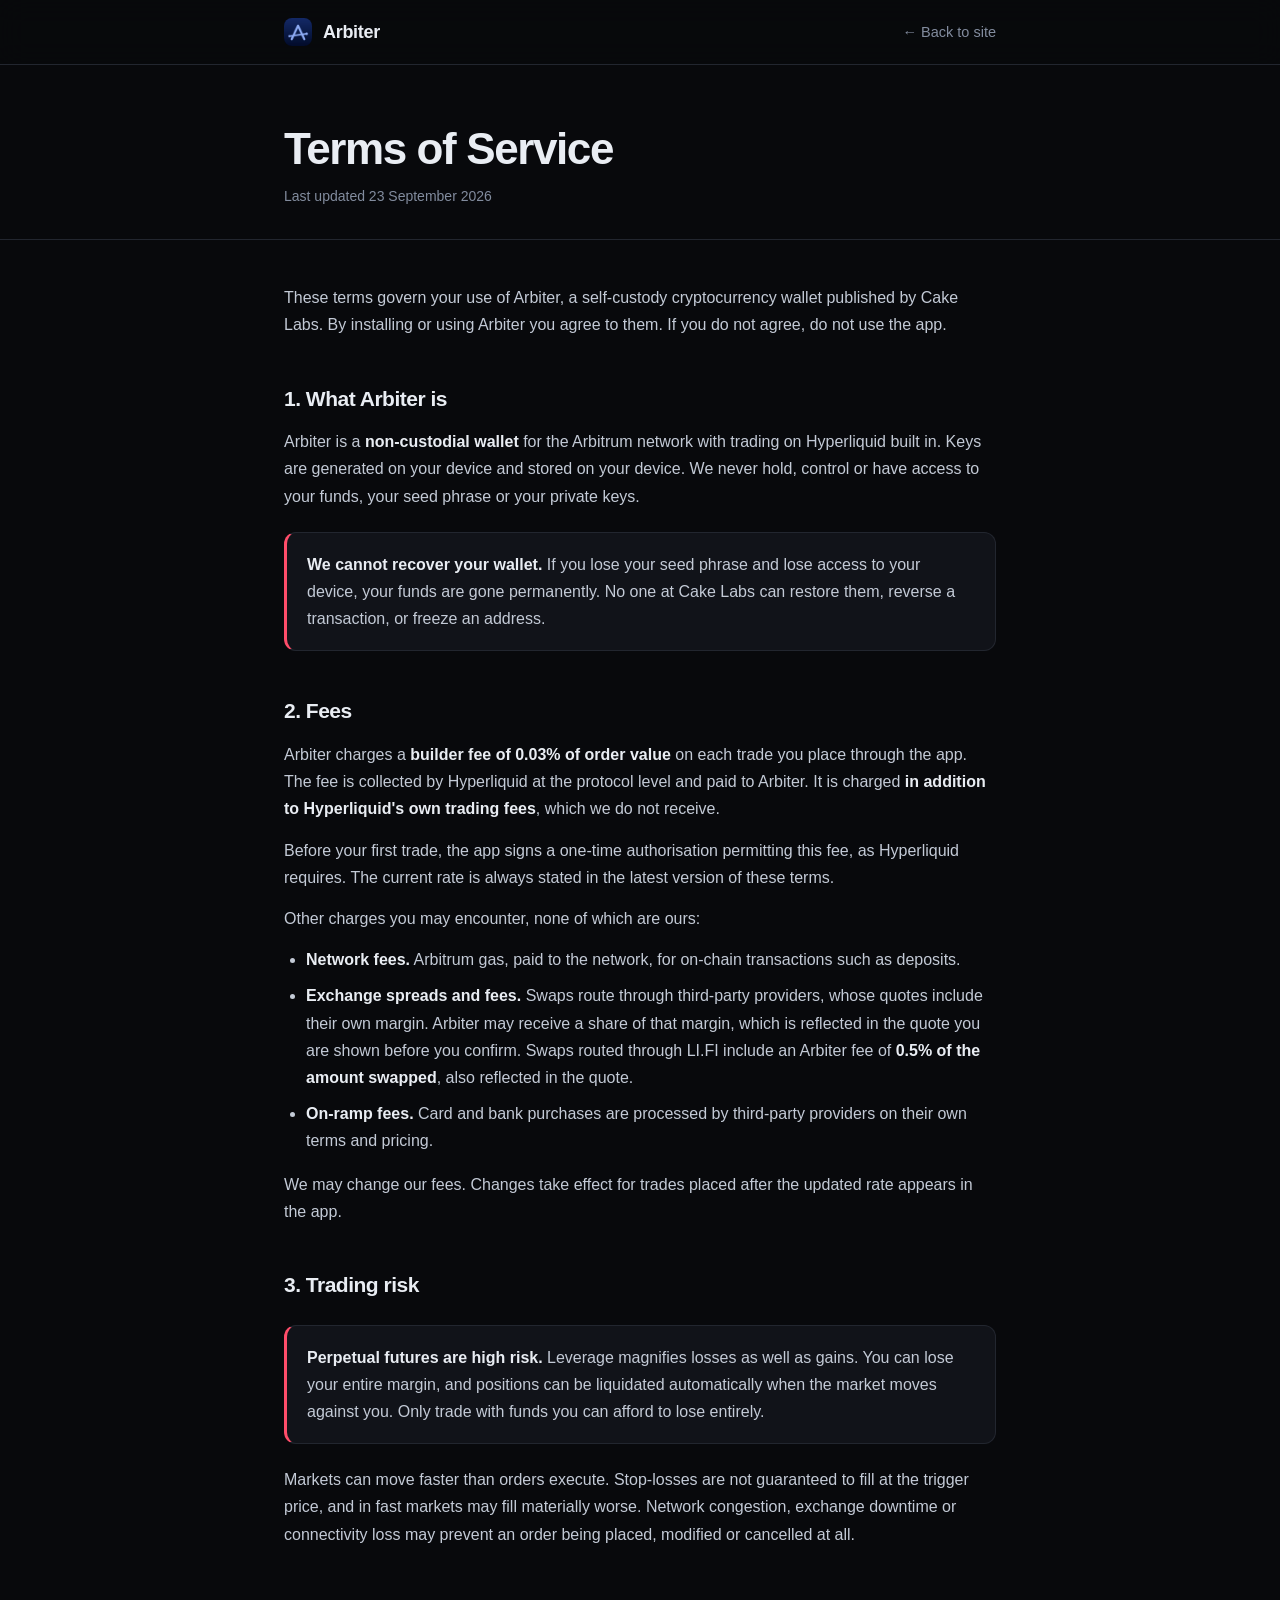
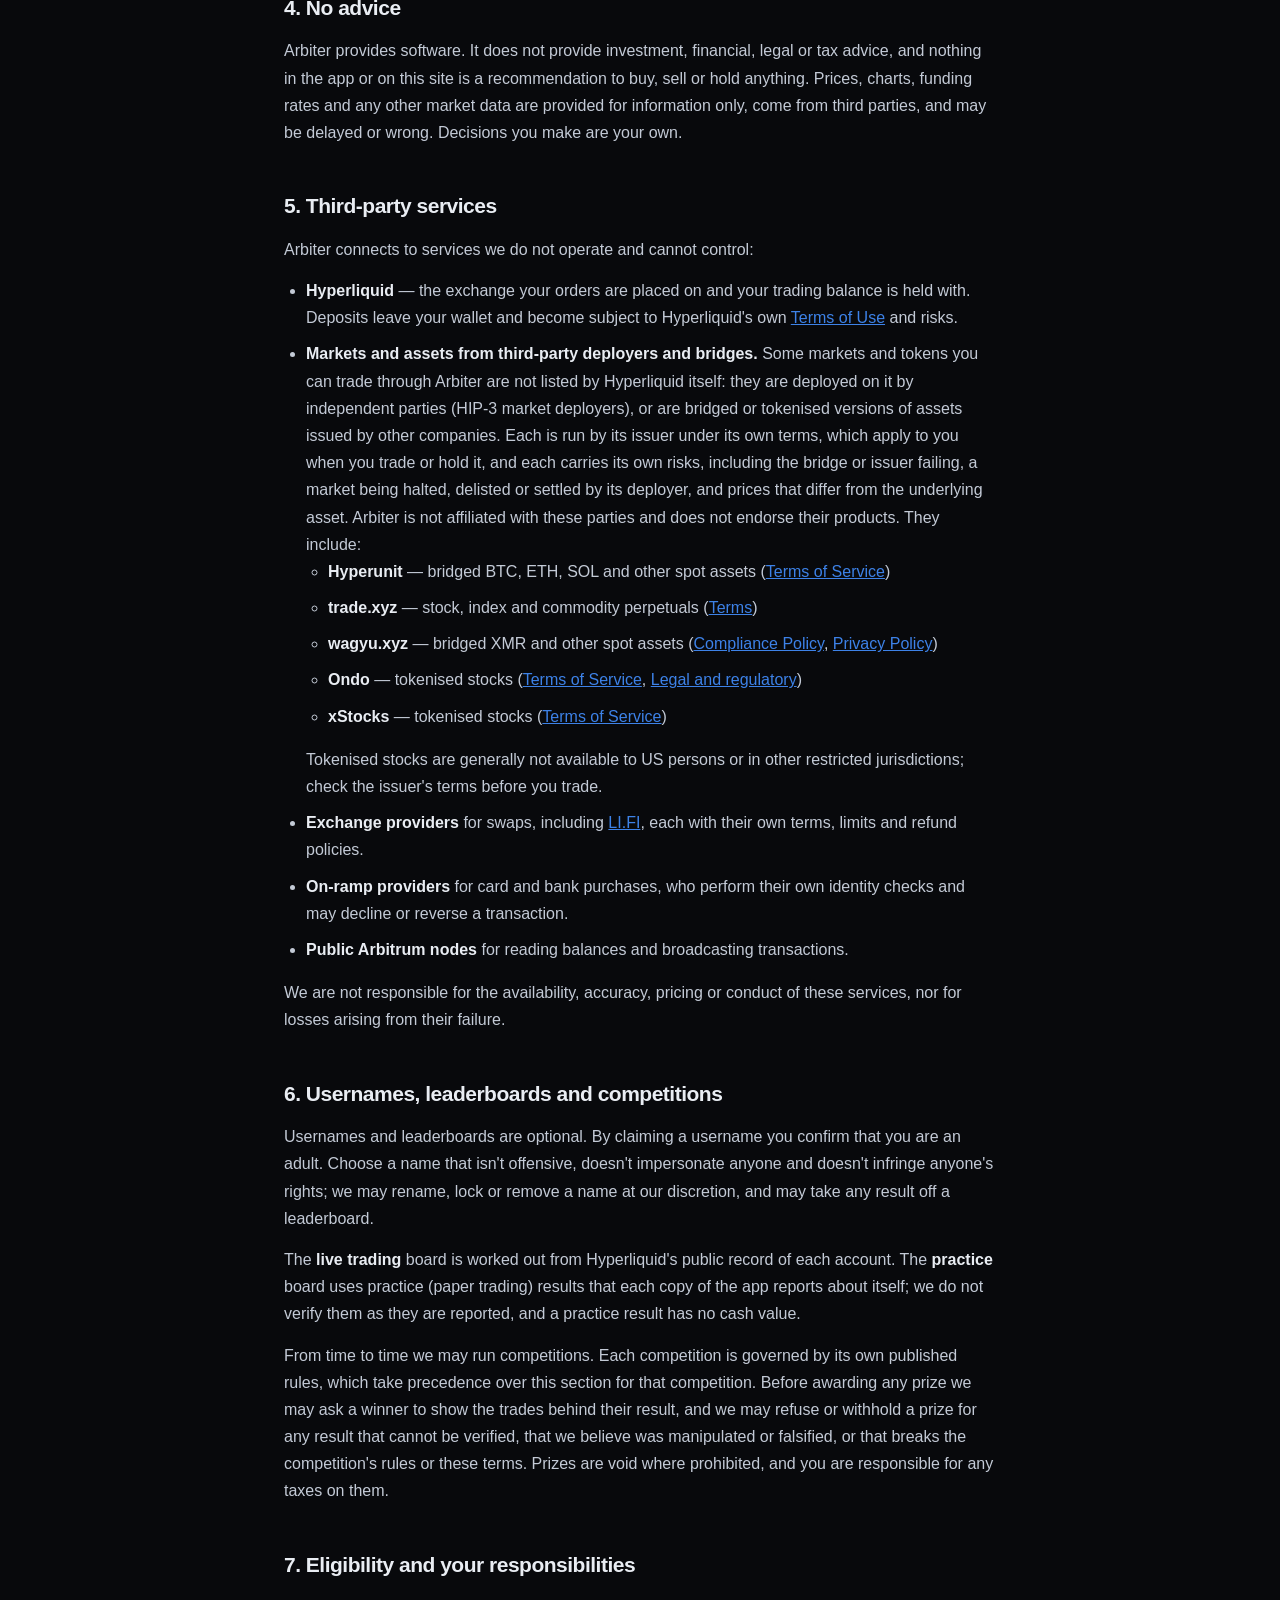
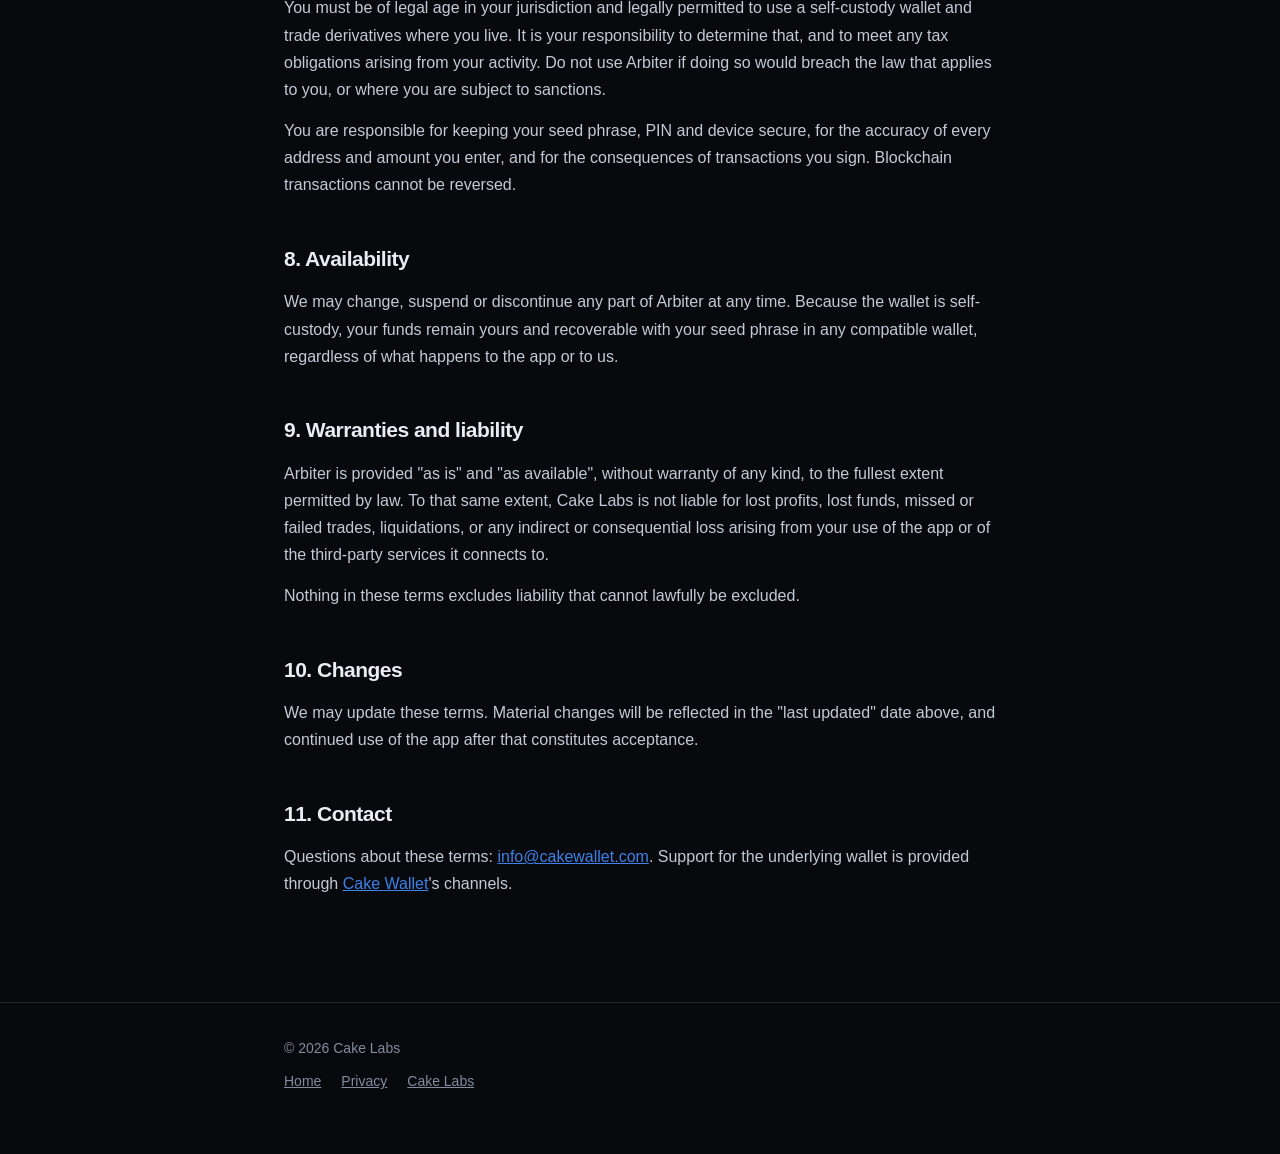
<file: terms.html>
<!doctype html>
<html lang="en">
<head>
<meta charset="utf-8">
<meta name="viewport" content="width=device-width, initial-scale=1">
<title>Terms of Service — Arbiter</title>
<meta name="description" content="Terms of service for the Arbiter wallet, including fees, self-custody and trading risk.">
<link rel="icon" href="assets/favicon.png">
<link rel="stylesheet" href="assets/legal.css">
</head>
<body>

<nav><div class="wrap nav-in">
  <a class="brand" href="/"><img src="assets/logo.png" alt="">Arbiter</a>
  <a class="back" href="/">← Back to site</a>
</div></nav>

<header class="page"><div class="wrap">
  <h1>Terms of Service</h1>
  <p class="upd">Last updated 23 September 2026</p>
</div></header>

<main><div class="wrap">

<p>These terms govern your use of Arbiter, a self-custody cryptocurrency wallet
published by Cake Labs. By installing or using Arbiter you agree to them. If you
do not agree, do not use the app.</p>

<h2>1. What Arbiter is</h2>
<p>Arbiter is a <strong>non-custodial wallet</strong> for the Arbitrum network with
trading on Hyperliquid built in. Keys are generated on your device and stored on
your device. We never hold, control or have access to your funds, your seed
phrase or your private keys.</p>

<div class="callout warn">
  <p><strong>We cannot recover your wallet.</strong> If you lose your seed phrase
  and lose access to your device, your funds are gone permanently. No one at Cake
  Labs can restore them, reverse a transaction, or freeze an address.</p>
</div>

<h2>2. Fees</h2>
<p>Arbiter charges a <strong>builder fee of 0.03% of order value</strong> on each
trade you place through the app. The fee is collected by Hyperliquid at the
protocol level and paid to Arbiter. It is charged <strong>in addition to
Hyperliquid's own trading fees</strong>, which we do not receive.</p>

<p>Before your first trade, the app signs a one-time authorisation permitting
this fee, as Hyperliquid requires. The current rate is always stated in the
latest version of these terms.</p>

<p>Other charges you may encounter, none of which are ours:</p>
<ul>
  <li><strong>Network fees.</strong> Arbitrum gas, paid to the network, for
      on-chain transactions such as deposits.</li>
  <li><strong>Exchange spreads and fees.</strong> Swaps route through third-party
      providers, whose quotes include their own margin. Arbiter may receive a
      share of that margin, which is reflected in the quote you are shown before
      you confirm. Swaps routed through LI.FI include an Arbiter fee of
      <strong>0.5% of the amount swapped</strong>, also reflected in the quote.</li>
  <li><strong>On-ramp fees.</strong> Card and bank purchases are processed by
      third-party providers on their own terms and pricing.</li>
</ul>

<p>We may change our fees. Changes take effect for trades placed after the
updated rate appears in the app.</p>

<h2>3. Trading risk</h2>
<div class="callout warn">
  <p><strong>Perpetual futures are high risk.</strong> Leverage magnifies losses
  as well as gains. You can lose your entire margin, and positions can be
  liquidated automatically when the market moves against you. Only trade with
  funds you can afford to lose entirely.</p>
</div>
<p>Markets can move faster than orders execute. Stop-losses are not guaranteed to
fill at the trigger price, and in fast markets may fill materially worse.
Network congestion, exchange downtime or connectivity loss may prevent an order
being placed, modified or cancelled at all.</p>

<h2>4. No advice</h2>
<p>Arbiter provides software. It does not provide investment, financial, legal or
tax advice, and nothing in the app or on this site is a recommendation to buy,
sell or hold anything. Prices, charts, funding rates and any other market data
are provided for information only, come from third parties, and may be delayed
or wrong. Decisions you make are your own.</p>

<h2>5. Third-party services</h2>
<p>Arbiter connects to services we do not operate and cannot control:</p>
<ul>
  <li><strong>Hyperliquid</strong> — the exchange your orders are placed on and
      your trading balance is held with. Deposits leave your wallet and become
      subject to Hyperliquid's own
      <a href="https://app.hyperliquid.xyz/terms" target="_blank" rel="noopener">Terms of Use</a>
      and risks.</li>
  <li><strong>Markets and assets from third-party deployers and bridges.</strong>
      Some markets and tokens you can trade through Arbiter are not listed by
      Hyperliquid itself: they are deployed on it by independent parties
      (HIP-3 market deployers), or are bridged or tokenised versions of assets
      issued by other companies. Each is run by its issuer under its own terms,
      which apply to you when you trade or hold it, and each carries its own
      risks, including the bridge or issuer failing, a market being halted,
      delisted or settled by its deployer, and prices that differ from the
      underlying asset. Arbiter is not affiliated with these parties and does
      not endorse their products. They include:
      <ul>
        <li><strong>Hyperunit</strong> — bridged BTC, ETH, SOL and other spot
            assets (<a href="https://docs.hyperunit.xyz/legal/terms-of-service" target="_blank" rel="noopener">Terms of Service</a>)</li>
        <li><strong>trade.xyz</strong> — stock, index and commodity perpetuals
            (<a href="https://trade.xyz/terms" target="_blank" rel="noopener">Terms</a>)</li>
        <li><strong>wagyu.xyz</strong> — bridged XMR and other spot assets
            (<a href="https://docs.wagyu.xyz/compliance-policy" target="_blank" rel="noopener">Compliance Policy</a>,
            <a href="https://docs.wagyu.xyz/privacy-policy" target="_blank" rel="noopener">Privacy Policy</a>)</li>
        <li><strong>Ondo</strong> — tokenised stocks
            (<a href="https://docs.ondo.finance/legal/terms-of-service" target="_blank" rel="noopener">Terms of Service</a>,
            <a href="https://docs.ondo.finance/ondo-stocks/legal-and-regulatory" target="_blank" rel="noopener">Legal and regulatory</a>)</li>
        <li><strong>xStocks</strong> — tokenised stocks
            (<a href="https://xstocks.com/documents/xstocks-terms-of-service.pdf" target="_blank" rel="noopener">Terms of Service</a>)</li>
      </ul>
      Tokenised stocks are generally not available to US persons or in other
      restricted jurisdictions; check the issuer's terms before you trade.</li>
  <li><strong>Exchange providers</strong> for swaps, including
      <a href="https://li.fi/legal/terms-and-conditions/" target="_blank" rel="noopener">LI.FI</a>,
      each with their own terms, limits and refund policies.</li>
  <li><strong>On-ramp providers</strong> for card and bank purchases, who perform
      their own identity checks and may decline or reverse a transaction.</li>
  <li><strong>Public Arbitrum nodes</strong> for reading balances and broadcasting
      transactions.</li>
</ul>
<p>We are not responsible for the availability, accuracy, pricing or conduct of
these services, nor for losses arising from their failure.</p>

<h2>6. Usernames, leaderboards and competitions</h2>
<p>Usernames and leaderboards are optional. By claiming a username you confirm
that you are an adult. Choose a name that isn't offensive, doesn't impersonate
anyone and doesn't infringe anyone's rights; we may rename, lock or remove a name
at our discretion, and may take any result off a leaderboard.</p>
<p>The <strong>live trading</strong> board is worked out from Hyperliquid's
public record of each account. The <strong>practice</strong> board uses
practice (paper trading) results that each copy of the app reports about itself;
we do not verify them as they are reported, and a practice result has no cash
value.</p>
<p>From time to time we may run competitions. Each competition is governed by
its own published rules, which take precedence over this section for that
competition. Before awarding any prize we may ask a winner to show the trades
behind their result, and we may refuse or withhold a prize for any result that
cannot be verified, that we believe was manipulated or falsified, or that breaks
the competition's rules or these terms. Prizes are void where prohibited, and
you are responsible for any taxes on them.</p>

<h2>7. Eligibility and your responsibilities</h2>
<p>You must be of legal age in your jurisdiction and legally permitted to use a
self-custody wallet and trade derivatives where you live. It is your
responsibility to determine that, and to meet any tax obligations arising from
your activity. Do not use Arbiter if doing so would breach the law that applies
to you, or where you are subject to sanctions.</p>
<p>You are responsible for keeping your seed phrase, PIN and device secure, for
the accuracy of every address and amount you enter, and for the consequences of
transactions you sign. Blockchain transactions cannot be reversed.</p>

<h2>8. Availability</h2>
<p>We may change, suspend or discontinue any part of Arbiter at any time. Because
the wallet is self-custody, your funds remain yours and recoverable with your
seed phrase in any compatible wallet, regardless of what happens to the app or
to us.</p>

<h2>9. Warranties and liability</h2>
<p>Arbiter is provided "as is" and "as available", without warranty of any kind,
to the fullest extent permitted by law. To that same extent, Cake Labs is not
liable for lost profits, lost funds, missed or failed trades, liquidations, or
any indirect or consequential loss arising from your use of the app or of the
third-party services it connects to.</p>
<p>Nothing in these terms excludes liability that cannot lawfully be excluded.</p>

<h2>10. Changes</h2>
<p>We may update these terms. Material changes will be reflected in the "last
updated" date above, and continued use of the app after that constitutes
acceptance.</p>

<h2>11. Contact</h2>
<p>Questions about these terms: <a href="mailto:info@cakewallet.com">info@cakewallet.com</a>.
Support for the underlying wallet is provided through
<a href="https://cakewallet.com" rel="noopener">Cake Wallet</a>'s channels.</p>

</div></main>

<footer><div class="wrap">
  © 2026 Cake Labs
  <div class="f-links">
    <a href="/">Home</a><a href="privacy.html">Privacy</a>
    <a href="https://cakewallet.com" rel="noopener">Cake Labs</a>
  </div>
</div></footer>

</body>
</html>
</file>
<file: assets/legal.css>
:root{
  --bg:#08090C; --surface:#111319; --line:#22262F;
  --text:#E9EDF3; --muted:#828C9E; --blue:#3D82E8; --green:#00C076;
}
*{margin:0;padding:0;box-sizing:border-box}
body{
  background:var(--bg); color:var(--text); -webkit-font-smoothing:antialiased;
  font-family:-apple-system,BlinkMacSystemFont,"SF Pro Text","Segoe UI",Inter,Roboto,sans-serif;
  line-height:1.7; font-size:16px;
}
a{color:var(--blue)}
.wrap{max-width:760px;margin:0 auto;padding:0 24px}

nav{position:sticky;top:0;z-index:50;backdrop-filter:blur(14px);
    background:rgba(8,9,12,.78);border-bottom:1px solid var(--line)}
.nav-in{display:flex;align-items:center;height:64px}
.brand{display:flex;align-items:center;gap:11px;font-weight:700;font-size:18px;
       letter-spacing:-.3px;color:var(--text);text-decoration:none}
.brand img{width:28px;height:28px;border-radius:8px}
.nav-in .back{margin-left:auto;color:var(--muted);font-size:14.5px;text-decoration:none}
.nav-in .back:hover{color:var(--text)}

header.page{padding:60px 0 30px;border-bottom:1px solid var(--line)}
header.page h1{font-size:clamp(30px,5vw,44px);letter-spacing:-1.4px;line-height:1.1;font-weight:780}
header.page .upd{color:var(--muted);font-size:14px;margin-top:12px}

main{padding:44px 0 90px}
main h2{font-size:21px;letter-spacing:-.5px;font-weight:700;margin:42px 0 12px}
main h2:first-child{margin-top:0}
main h3{font-size:16.5px;font-weight:670;margin:24px 0 8px}
main p{color:#C3CAD6;margin-bottom:14px}
main ul{margin:0 0 16px 22px;color:#C3CAD6}
main li{margin-bottom:9px}
main strong{color:var(--text);font-weight:640}

.callout{background:var(--surface);border:1px solid var(--line);border-left:3px solid var(--green);
         border-radius:12px;padding:18px 20px;margin:22px 0}
.callout.warn{border-left-color:#FF4D6A}
.callout p:last-child{margin-bottom:0}

footer{border-top:1px solid var(--line);padding:34px 0 60px;color:var(--muted);font-size:14px}
footer a{color:var(--muted)}
footer a:hover{color:var(--text)}
.f-links{display:flex;gap:20px;flex-wrap:wrap;margin-top:10px}
</file>
